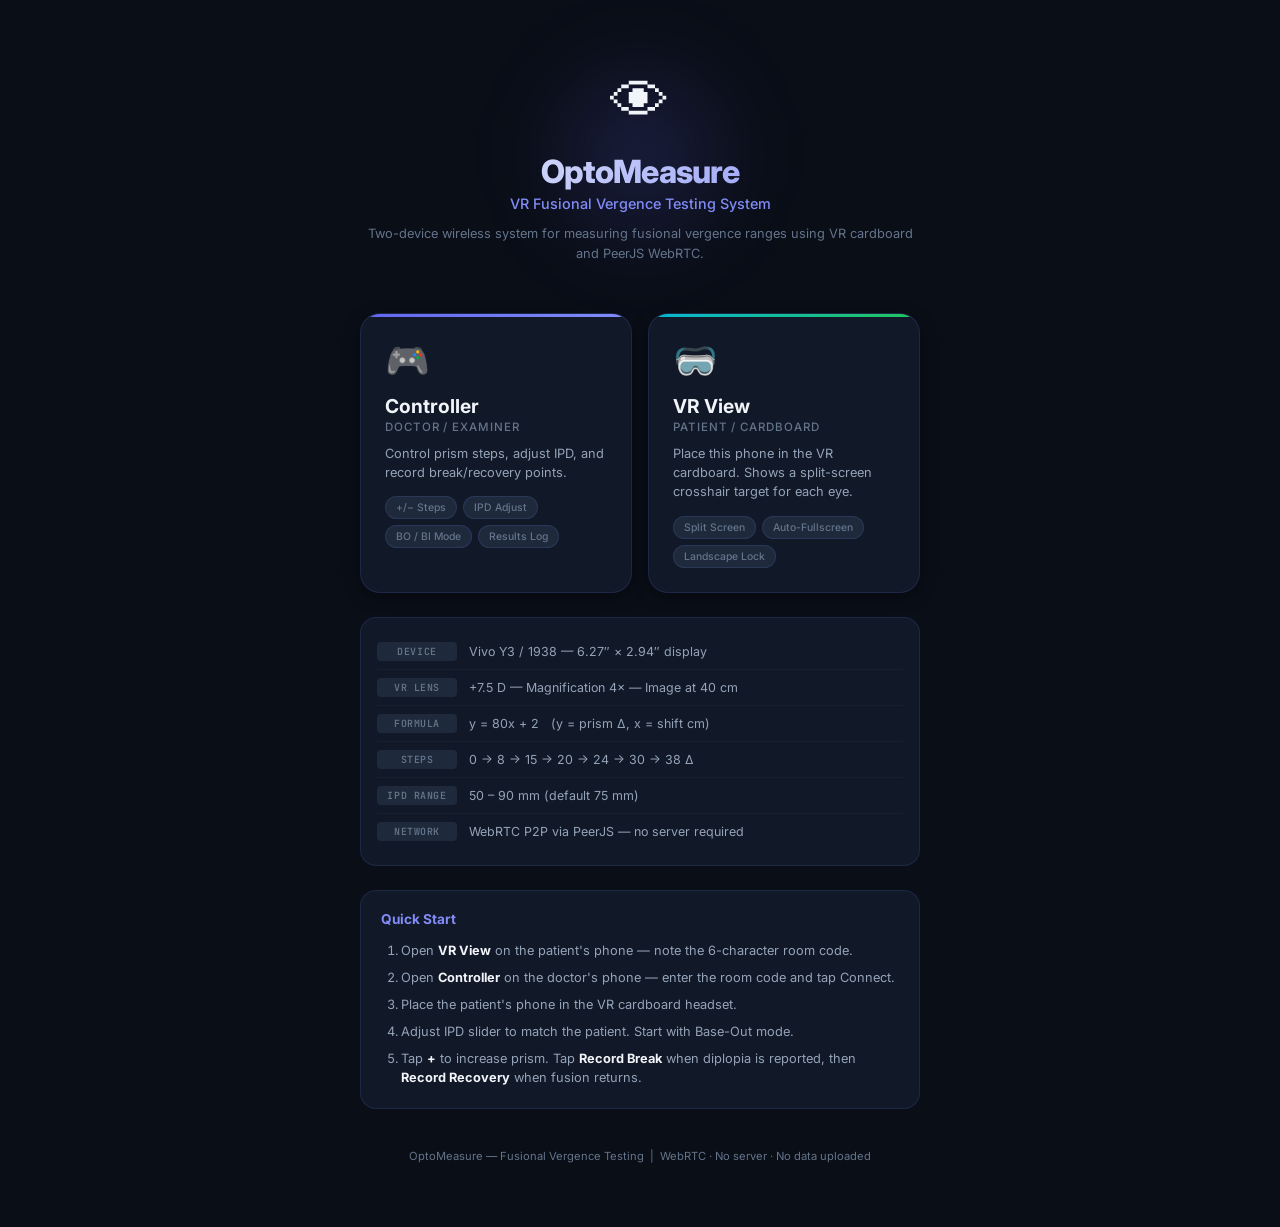
<file: index.html>
<!DOCTYPE html>
<html lang="en">
<head>
    <meta charset="UTF-8">
    <meta name="viewport" content="width=device-width, initial-scale=1.0, maximum-scale=1.0, user-scalable=no">
    <meta name="description" content="OptoMeasure — VR Fusional Vergence Testing System">
    <title>OptoMeasure — VR Fusional Vergence</title>
    <link rel="stylesheet" href="styles.css">
</head>
<body>

    <div class="landing-container">

        <!-- Hero -->
        <div class="hero">
            <div class="hero-glow"></div>
            <div class="hero-icon">👁</div>
            <h1>OptoMeasure</h1>
            <p class="hero-sub">VR Fusional Vergence Testing System</p>
            <p class="hero-desc">Two-device wireless system for measuring fusional vergence ranges using VR cardboard and PeerJS WebRTC.</p>
        </div>

        <!-- Role Cards -->
        <div class="role-cards">

            <a class="role-card controller-card" href="controller.html">
                <div class="card-icon">🎮</div>
                <h2>Controller</h2>
                <p class="card-role">Doctor / Examiner</p>
                <p class="card-desc">Control prism steps, adjust IPD, and record break/recovery points.</p>
                <div class="card-features">
                    <span>+/− Steps</span>
                    <span>IPD Adjust</span>
                    <span>BO / BI Mode</span>
                    <span>Results Log</span>
                </div>
                <div class="card-arrow">→</div>
            </a>

            <a class="role-card vr-card" href="vr.html">
                <div class="card-icon">🥽</div>
                <h2>VR View</h2>
                <p class="card-role">Patient / Cardboard</p>
                <p class="card-desc">Place this phone in the VR cardboard. Shows a split-screen crosshair target for each eye.</p>
                <div class="card-features">
                    <span>Split Screen</span>
                    <span>Auto-Fullscreen</span>
                    <span>Landscape Lock</span>
                </div>
                <div class="card-arrow">→</div>
            </a>

        </div>

        <!-- Spec Info -->
        <div class="landing-info">
            <div class="info-row">
                <span class="info-tag">Device</span>
                <span>Vivo Y3 / 1938 — 6.27″ × 2.94″ display</span>
            </div>
            <div class="info-row">
                <span class="info-tag">VR Lens</span>
                <span>+7.5 D — Magnification 4× — Image at 40 cm</span>
            </div>
            <div class="info-row">
                <span class="info-tag">Formula</span>
                <span>y = 80x + 2 &nbsp; (y = prism Δ, x = shift cm)</span>
            </div>
            <div class="info-row">
                <span class="info-tag">Steps</span>
                <span>0 → 8 → 15 → 20 → 24 → 30 → 38 Δ</span>
            </div>
            <div class="info-row">
                <span class="info-tag">IPD Range</span>
                <span>50 – 90 mm (default 75 mm)</span>
            </div>
            <div class="info-row">
                <span class="info-tag">Network</span>
                <span>WebRTC P2P via PeerJS — no server required</span>
            </div>
        </div>

        <!-- Quick-start -->
        <div class="quickstart">
            <h3>Quick Start</h3>
            <ol>
                <li>Open <strong>VR View</strong> on the patient's phone — note the 6-character room code.</li>
                <li>Open <strong>Controller</strong> on the doctor's phone — enter the room code and tap Connect.</li>
                <li>Place the patient's phone in the VR cardboard headset.</li>
                <li>Adjust IPD slider to match the patient. Start with Base-Out mode.</li>
                <li>Tap <strong>+</strong> to increase prism. Tap <strong>Record Break</strong> when diplopia is reported, then <strong>Record Recovery</strong> when fusion returns.</li>
            </ol>
        </div>

        <footer class="landing-footer">
            <p>OptoMeasure — Fusional Vergence Testing &nbsp;|&nbsp; WebRTC · No server · No data uploaded</p>
        </footer>

    </div>

</body>
</html>
</file>
<file: styles.css>
/* OptoMeasure — Landing Page Styles (styles.css) */

@import url('https://fonts.googleapis.com/css2?family=Inter:wght@300;400;500;600;700;800&family=JetBrains+Mono:wght@400;500;600&display=swap');

:root {
    --bg-dark:       #0a0e17;
    --bg-card:       #111827;
    --surface:       #1e293b;
    --surface-hover: #263046;
    --border:        rgba(99, 132, 255, 0.15);
    --border-active: rgba(99, 132, 255, 0.4);
    --accent:        #6366f1;
    --accent-light:  #818cf8;
    --accent-glow:   rgba(99, 102, 241, 0.25);
    --green:         #22c55e;
    --green-glow:    rgba(34, 197, 94, 0.25);
    --cyan:          #06b6d4;
    --amber:         #f59e0b;
    --text-primary:  #f1f5f9;
    --text-secondary:#94a3b8;
    --text-muted:    #64748b;
    --radius-sm:  8px;
    --radius-md: 12px;
    --radius-lg: 16px;
    --radius-xl: 20px;
    --shadow-md: 0 4px 16px rgba(0,0,0,.4);
    --shadow-lg: 0 8px 32px rgba(0,0,0,.5);
    --fast:   150ms cubic-bezier(.4,0,.2,1);
    --smooth: 350ms cubic-bezier(.4,0,.2,1);
}

*, *::before, *::after { box-sizing: border-box; margin: 0; padding: 0; }

html { font-size: 16px; -webkit-font-smoothing: antialiased; }

body {
    font-family: 'Inter', -apple-system, sans-serif;
    background: var(--bg-dark);
    color: var(--text-primary);
    min-height: 100vh;
}

/* ── Container ───────────────────────────────────────────────────────────── */
.landing-container {
    max-width: 600px;
    margin: 0 auto;
    padding: 24px 20px 48px;
    min-height: 100vh;
    display: flex;
    flex-direction: column;
    gap: 24px;
}

/* ── Hero ────────────────────────────────────────────────────────────────── */
.hero {
    text-align: center;
    padding: 40px 0 24px;
    position: relative;
}
.hero-glow {
    position: absolute; top: 20px; left: 50%;
    transform: translateX(-50%);
    width: 220px; height: 220px;
    background: radial-gradient(circle, var(--accent-glow) 0%, transparent 70%);
    filter: blur(40px);
    pointer-events: none; z-index: 0;
}
.hero-icon {
    font-size: 60px; margin-bottom: 16px;
    position: relative; z-index: 1;
    animation: float 3s ease-in-out infinite;
}
@keyframes float {
    0%, 100% { transform: translateY(0); }
    50%       { transform: translateY(-8px); }
}
.hero h1 {
    font-size: 2rem; font-weight: 800; letter-spacing: -.03em;
    background: linear-gradient(135deg, var(--text-primary), var(--accent-light));
    -webkit-background-clip: text; -webkit-text-fill-color: transparent;
    background-clip: text; position: relative; z-index: 1;
}
.hero-sub {
    font-size: .9rem; font-weight: 500; color: var(--accent-light);
    margin-top: 4px; position: relative; z-index: 1;
}
.hero-desc {
    font-size: .8rem; color: var(--text-muted);
    margin-top: 12px; line-height: 1.6;
    position: relative; z-index: 1;
}

/* ── Role Cards ──────────────────────────────────────────────────────────── */
.role-cards { display: flex; flex-direction: column; gap: 16px; }

.role-card {
    display: block; text-decoration: none; color: inherit;
    padding: 24px;
    background: var(--bg-card);
    border: 1px solid var(--border);
    border-radius: var(--radius-xl);
    box-shadow: var(--shadow-md);
    transition: all var(--smooth);
    position: relative; overflow: hidden;
}
.role-card:hover { transform: translateY(-3px); box-shadow: var(--shadow-lg); border-color: var(--border-active); }
.role-card::before { content: ''; position: absolute; top: 0; left: 0; right: 0; height: 3px; }
.controller-card::before { background: linear-gradient(90deg, var(--accent), var(--accent-light)); }
.vr-card::before         { background: linear-gradient(90deg, var(--cyan), var(--green)); }

.card-icon { font-size: 36px; margin-bottom: 12px; }
.role-card h2 { font-size: 1.2rem; font-weight: 700; margin-bottom: 2px; }
.card-role { font-size: .72rem; font-weight: 500; text-transform: uppercase; letter-spacing: .08em; color: var(--text-muted); margin-bottom: 10px; }
.card-desc { font-size: .8rem; color: var(--text-secondary); line-height: 1.5; margin-bottom: 14px; }
.card-features { display: flex; flex-wrap: wrap; gap: 6px; }
.card-features span { padding: 4px 10px; border-radius: 20px; font-size: .65rem; font-weight: 500; background: var(--surface); border: 1px solid var(--border); color: var(--text-muted); }
.card-arrow { position: absolute; right: 20px; top: 50%; transform: translateY(-50%); font-size: 1.5rem; color: var(--text-muted); transition: all var(--fast); }
.role-card:hover .card-arrow { color: var(--accent-light); transform: translateY(-50%) translateX(4px); }

/* ── Info ────────────────────────────────────────────────────────────────── */
.landing-info {
    background: var(--bg-card);
    border: 1px solid var(--border);
    border-radius: var(--radius-lg);
    padding: 16px;
}
.info-row {
    display: flex; align-items: center; gap: 12px;
    padding: 8px 0; font-size: .78rem; color: var(--text-secondary);
    border-bottom: 1px solid rgba(255,255,255,.03);
}
.info-row:last-child { border-bottom: none; }
.info-tag {
    font-family: 'JetBrains Mono', monospace;
    font-size: .62rem; font-weight: 600;
    text-transform: uppercase; letter-spacing: .06em;
    color: var(--text-muted);
    background: var(--surface);
    padding: 3px 8px; border-radius: 4px;
    min-width: 80px; text-align: center;
    flex-shrink: 0;
}

/* ── Quick Start ─────────────────────────────────────────────────────────── */
.quickstart {
    background: var(--bg-card);
    border: 1px solid var(--border);
    border-radius: var(--radius-lg);
    padding: 20px;
}
.quickstart h3 { font-size: .85rem; font-weight: 700; margin-bottom: 14px; color: var(--accent-light); }
.quickstart ol { padding-left: 20px; display: flex; flex-direction: column; gap: 8px; }
.quickstart li { font-size: .8rem; color: var(--text-secondary); line-height: 1.5; }
.quickstart strong { color: var(--text-primary); }

/* ── Footer ──────────────────────────────────────────────────────────────── */
.landing-footer {
    margin-top: auto;
    text-align: center;
    padding: 16px 0;
    font-size: .7rem;
    color: var(--text-muted);
}

/* ── Responsive ──────────────────────────────────────────────────────────── */
@media (min-width: 500px) {
    .role-cards      { flex-direction: row; }
    .role-card       { flex: 1; }
    .card-arrow      { display: none; }
}
</file>
